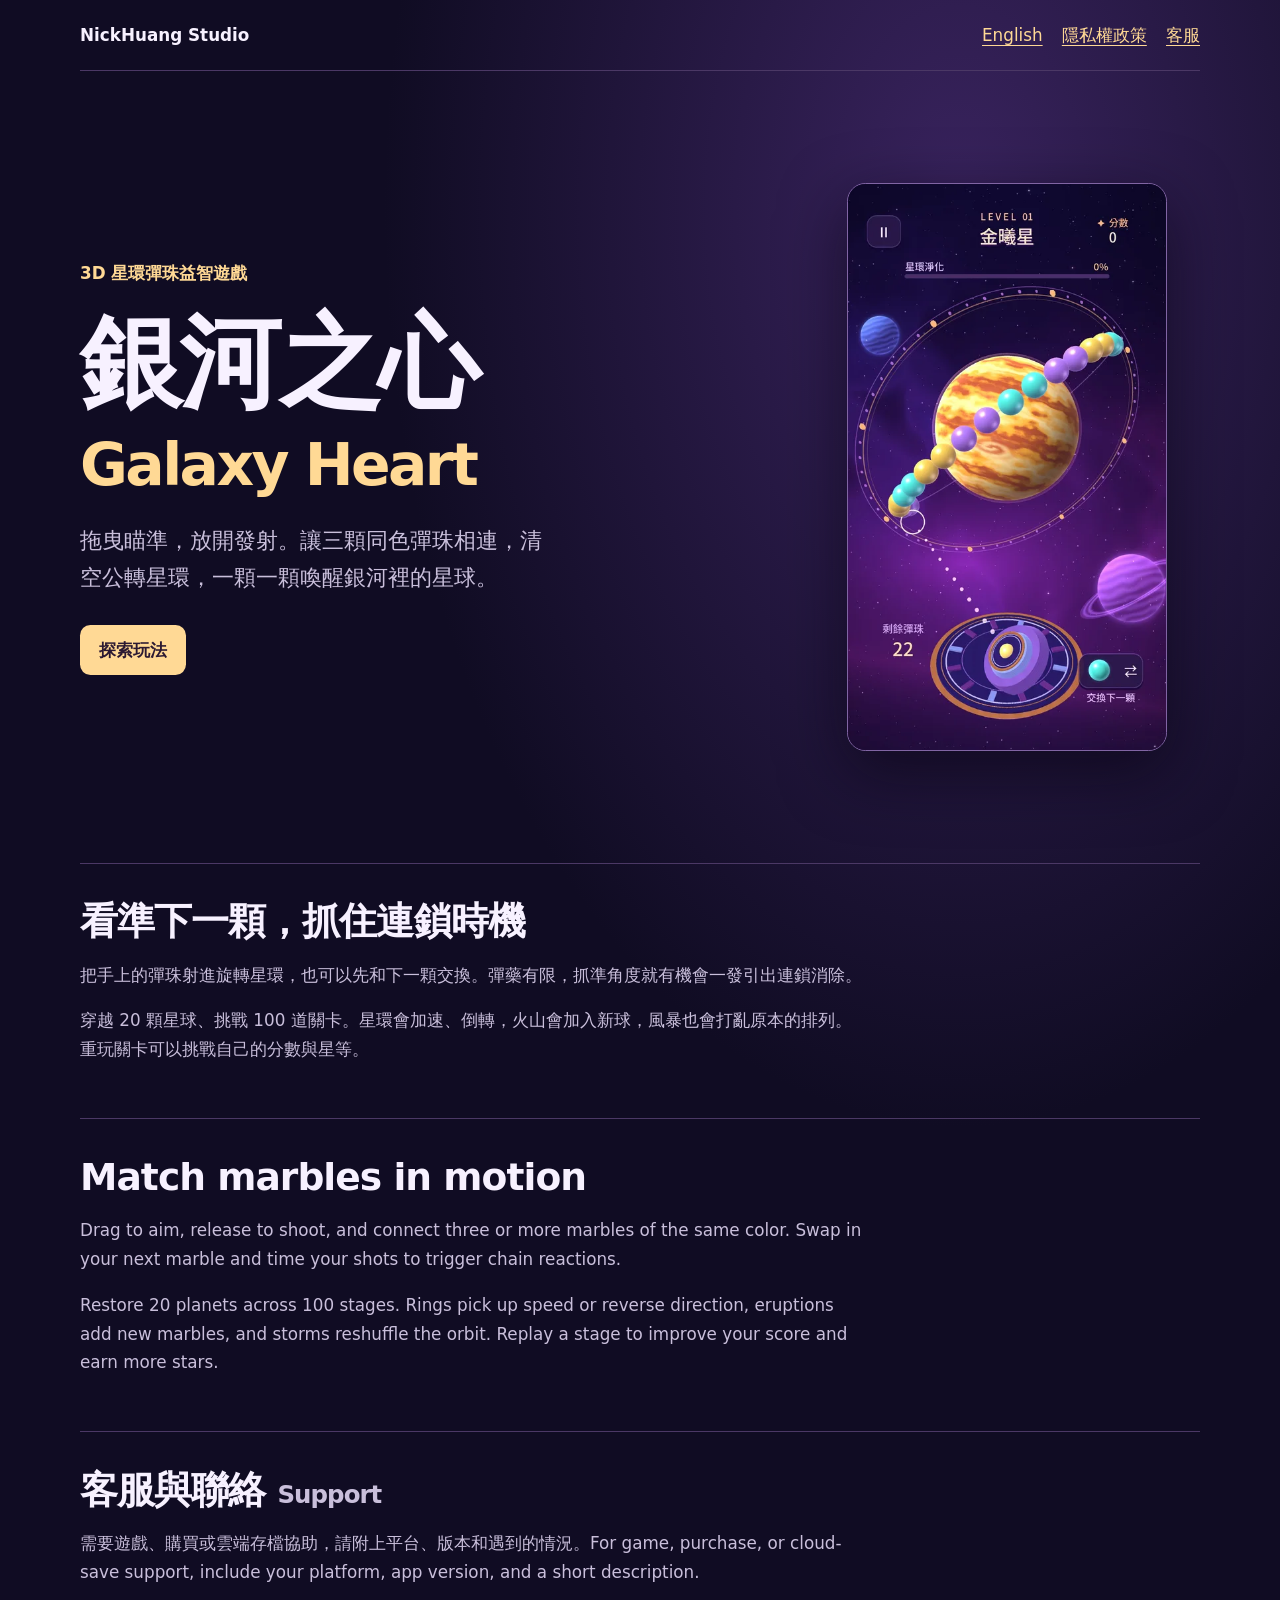
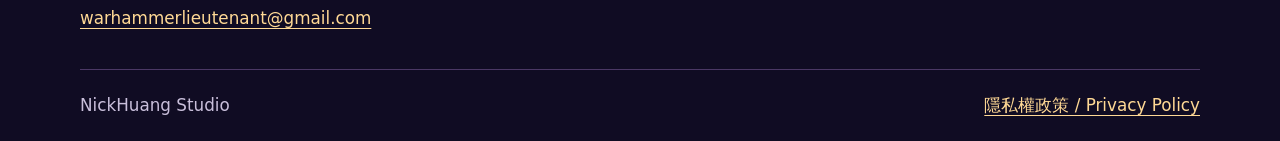
<file: galaxy-heart/index.html>
<!doctype html>
<html lang="zh-Hant">
<head>
<meta charset="utf-8">
<meta name="viewport" content="width=device-width, initial-scale=1">
<title>銀河之心 Galaxy Heart | NickHuang Studio</title>
<meta name="description" content="在公轉的星環上連起三顆同色彈珠，探索 20 顆星球、挑戰 100 道關卡。A 3D marble-matching puzzle across 20 planets.">
<link rel="stylesheet" href="style.css">
</head>
<body>
<header class="shell header"><a class="studio" href="./">NickHuang Studio</a><nav aria-label="站內導覽"><a href="#english" lang="en">English</a><a href="privacy/">隱私權政策</a><a href="#support">客服</a></nav></header>
<main class="shell">
  <section class="hero">
    <div>
      <p class="tag">3D 星環彈珠益智遊戲</p>
      <h1>銀河之心<span lang="en">Galaxy Heart</span></h1>
      <p class="lead">拖曳瞄準，放開發射。讓三顆同色彈珠相連，清空公轉星環，一顆一顆喚醒銀河裡的星球。</p>
      <a class="action" href="#gameplay">探索玩法</a>
    </div>
    <figure class="shot"><img src="gameplay.webp" width="480" height="853" alt="金色星球前的公轉星環，瞄準線從發射台指向彩色彈珠"></figure>
  </section>
  <section class="details" id="gameplay">
    <h2>看準下一顆，抓住連鎖時機</h2>
    <p>把手上的彈珠射進旋轉星環，也可以先和下一顆交換。彈藥有限，抓準角度就有機會一發引出連鎖消除。</p>
    <p>穿越 20 顆星球、挑戰 100 道關卡。星環會加速、倒轉，火山會加入新球，風暴也會打亂原本的排列。重玩關卡可以挑戰自己的分數與星等。</p>
  </section>
  <section class="details" id="english" lang="en">
    <h2>Match marbles in motion</h2>
    <p>Drag to aim, release to shoot, and connect three or more marbles of the same color. Swap in your next marble and time your shots to trigger chain reactions.</p>
    <p>Restore 20 planets across 100 stages. Rings pick up speed or reverse direction, eruptions add new marbles, and storms reshuffle the orbit. Replay a stage to improve your score and earn more stars.</p>
  </section>
  <section class="details" id="support">
    <h2>客服與聯絡 <span lang="en">Support</span></h2>
    <p>需要遊戲、購買或雲端存檔協助，請附上平台、版本和遇到的情況。<span lang="en">For game, purchase, or cloud-save support, include your platform, app version, and a short description.</span></p>
    <a href="mailto:warhammerlieutenant@gmail.com">warhammerlieutenant@gmail.com</a>
  </section>
</main>
<footer class="shell footer"><span>NickHuang Studio</span><a href="privacy/">隱私權政策 / Privacy Policy</a></footer>
</body>
</html>
</file>
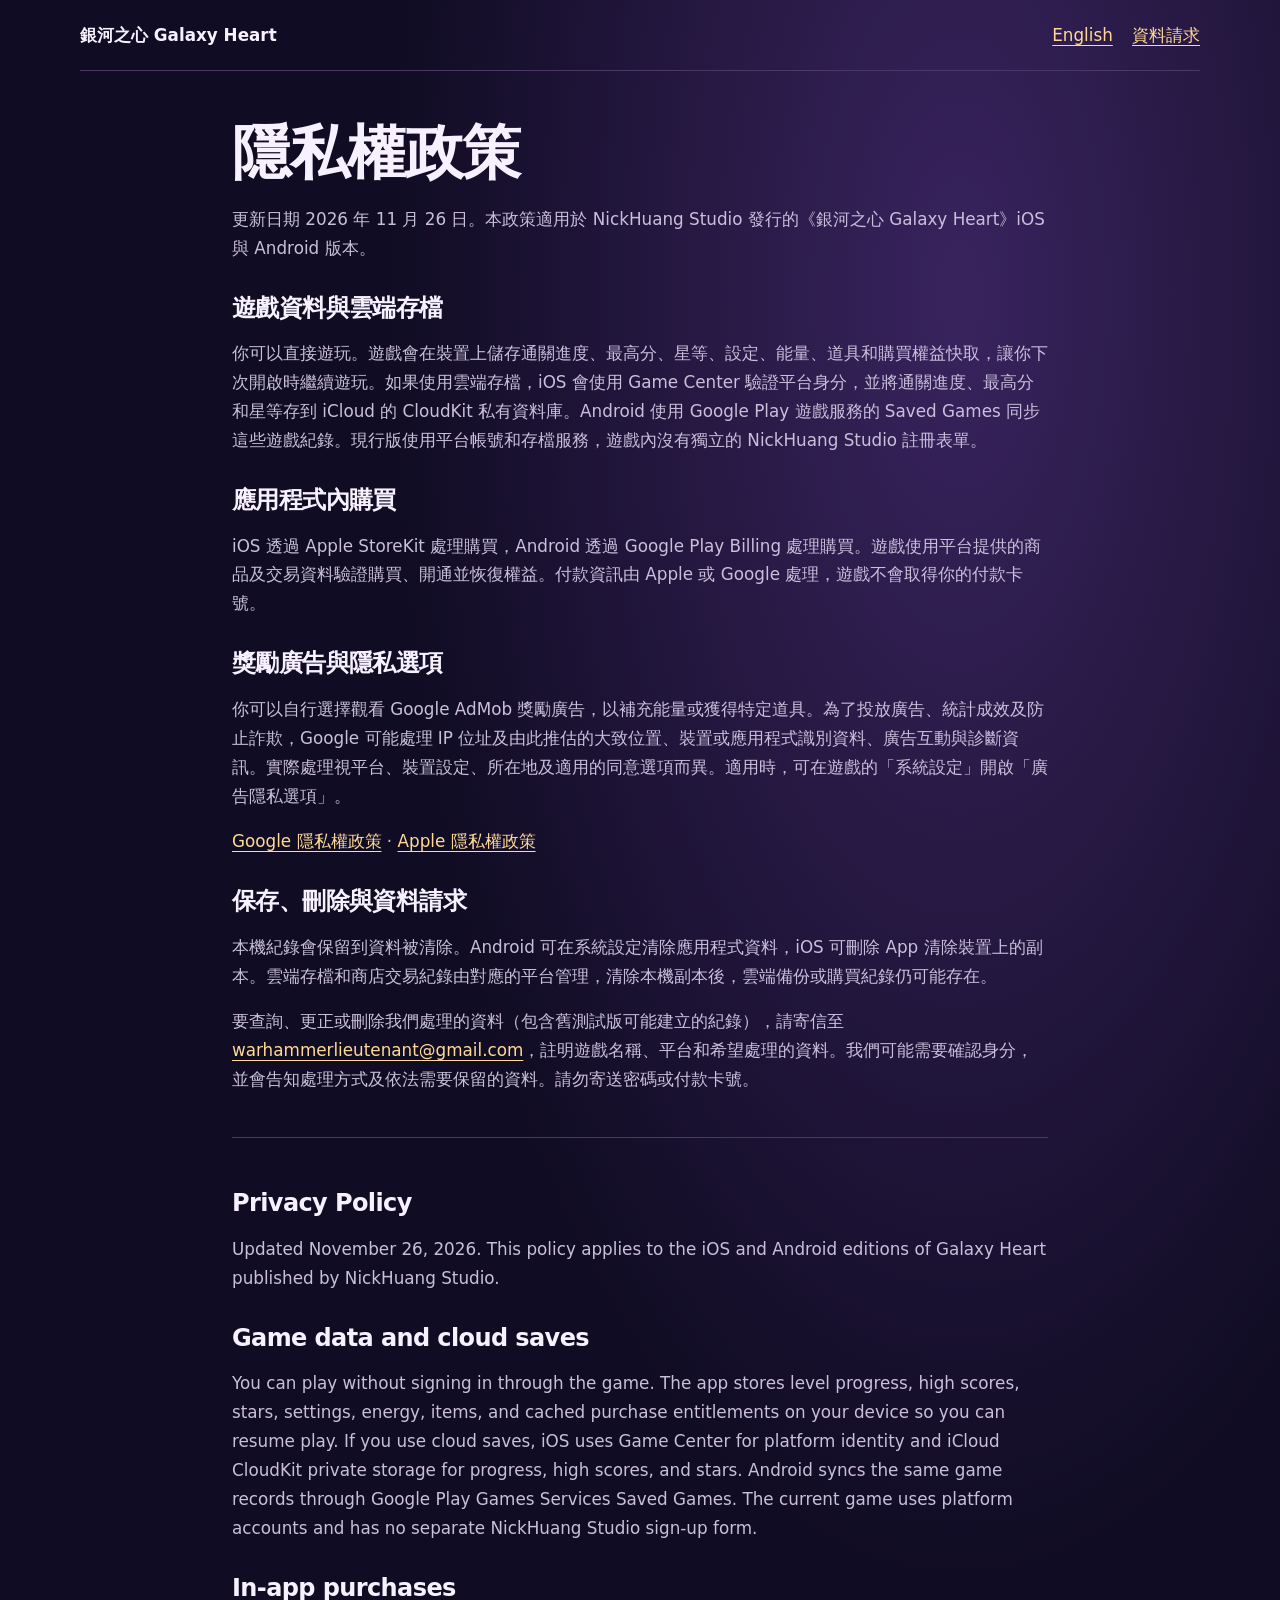
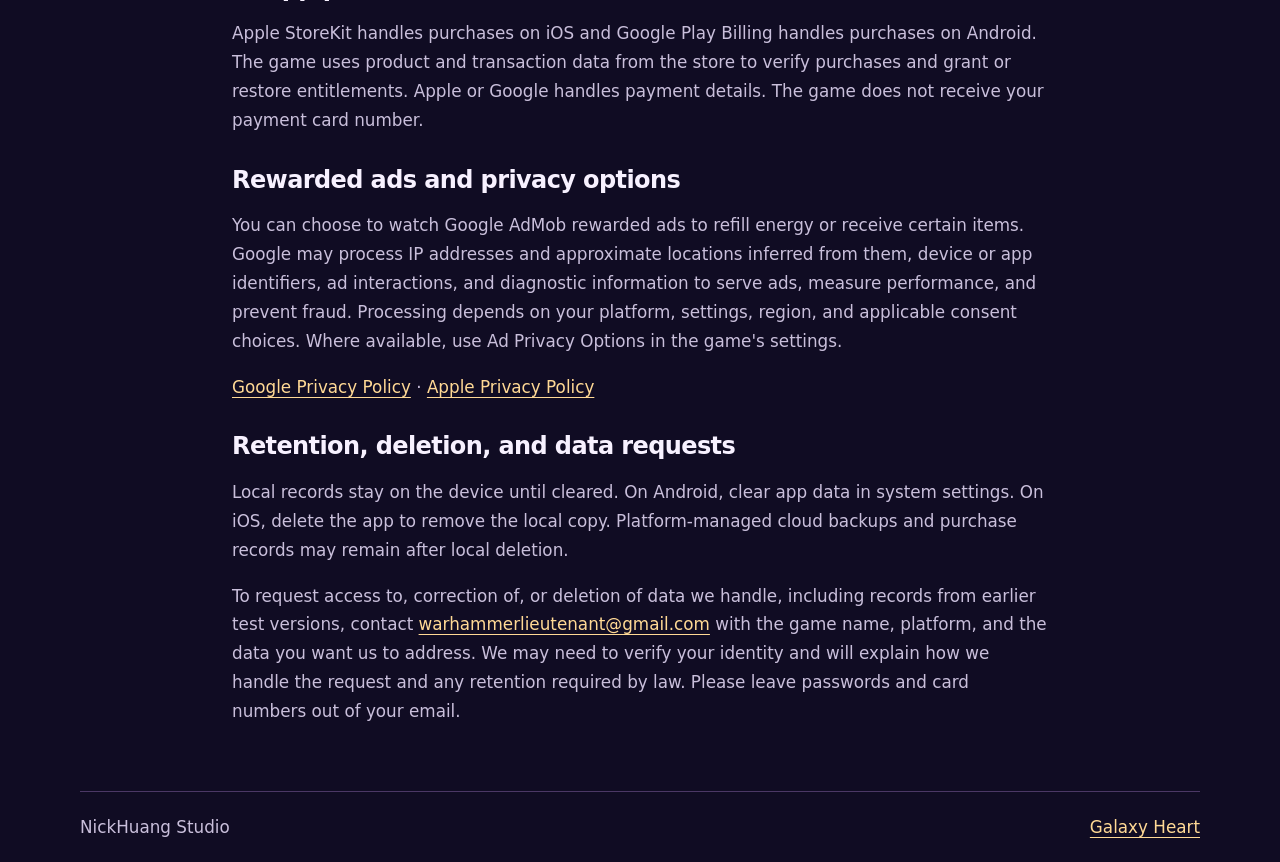
<file: galaxy-heart/privacy/index.html>
<!doctype html>
<html lang="zh-Hant">
<head>
<meta charset="utf-8">
<meta name="viewport" content="width=device-width, initial-scale=1">
<title>銀河之心 Galaxy Heart｜隱私權政策 / Privacy Policy</title>
<link rel="stylesheet" href="../style.css">
</head>
<body>
<header class="shell header"><a class="studio" href="../">銀河之心 Galaxy Heart</a><nav aria-label="站內導覽"><a href="#english" lang="en">English</a><a href="#delete-account">資料請求</a></nav></header>
<main class="shell policy">
<section aria-labelledby="policy-zh">
<h1 id="policy-zh">隱私權政策</h1>
<p>更新日期 <time datetime="2026-11-26">2026 年 11 月 26 日</time>。本政策適用於 NickHuang Studio 發行的《銀河之心 Galaxy Heart》iOS 與 Android 版本。</p>
<h2>遊戲資料與雲端存檔</h2>
<p>你可以直接遊玩。遊戲會在裝置上儲存通關進度、最高分、星等、設定、能量、道具和購買權益快取，讓你下次開啟時繼續遊玩。如果使用雲端存檔，iOS 會使用 Game Center 驗證平台身分，並將通關進度、最高分和星等存到 iCloud 的 CloudKit 私有資料庫。Android 使用 Google Play 遊戲服務的 Saved Games 同步這些遊戲紀錄。現行版使用平台帳號和存檔服務，遊戲內沒有獨立的 NickHuang Studio 註冊表單。</p>
<h2>應用程式內購買</h2>
<p>iOS 透過 Apple StoreKit 處理購買，Android 透過 Google Play Billing 處理購買。遊戲使用平台提供的商品及交易資料驗證購買、開通並恢復權益。付款資訊由 Apple 或 Google 處理，遊戲不會取得你的付款卡號。</p>
<h2>獎勵廣告與隱私選項</h2>
<p>你可以自行選擇觀看 Google AdMob 獎勵廣告，以補充能量或獲得特定道具。為了投放廣告、統計成效及防止詐欺，Google 可能處理 IP 位址及由此推估的大致位置、裝置或應用程式識別資料、廣告互動與診斷資訊。實際處理視平台、裝置設定、所在地及適用的同意選項而異。適用時，可在遊戲的「系統設定」開啟「廣告隱私選項」。</p>
<p><a href="https://policies.google.com/privacy?hl=zh-TW">Google 隱私權政策</a> · <a href="https://www.apple.com/tw/legal/privacy/">Apple 隱私權政策</a></p>
<h2 id="delete-account">保存、刪除與資料請求</h2>
<p>本機紀錄會保留到資料被清除。Android 可在系統設定清除應用程式資料，iOS 可刪除 App 清除裝置上的副本。雲端存檔和商店交易紀錄由對應的平台管理，清除本機副本後，雲端備份或購買紀錄仍可能存在。</p>
<p>要查詢、更正或刪除我們處理的資料（包含舊測試版可能建立的紀錄），請寄信至 <a href="mailto:warhammerlieutenant@gmail.com">warhammerlieutenant@gmail.com</a>，註明遊戲名稱、平台和希望處理的資料。我們可能需要確認身分，並會告知處理方式及依法需要保留的資料。請勿寄送密碼或付款卡號。</p>
</section>
<section id="english" lang="en" aria-labelledby="policy-en">
<h2 id="policy-en">Privacy Policy</h2>
<p>Updated <time datetime="2026-11-26">November 26, 2026</time>. This policy applies to the iOS and Android editions of Galaxy Heart published by NickHuang Studio.</p>
<h2>Game data and cloud saves</h2>
<p>You can play without signing in through the game. The app stores level progress, high scores, stars, settings, energy, items, and cached purchase entitlements on your device so you can resume play. If you use cloud saves, iOS uses Game Center for platform identity and iCloud CloudKit private storage for progress, high scores, and stars. Android syncs the same game records through Google Play Games Services Saved Games. The current game uses platform accounts and has no separate NickHuang Studio sign-up form.</p>
<h2>In-app purchases</h2>
<p>Apple StoreKit handles purchases on iOS and Google Play Billing handles purchases on Android. The game uses product and transaction data from the store to verify purchases and grant or restore entitlements. Apple or Google handles payment details. The game does not receive your payment card number.</p>
<h2>Rewarded ads and privacy options</h2>
<p>You can choose to watch Google AdMob rewarded ads to refill energy or receive certain items. Google may process IP addresses and approximate locations inferred from them, device or app identifiers, ad interactions, and diagnostic information to serve ads, measure performance, and prevent fraud. Processing depends on your platform, settings, region, and applicable consent choices. Where available, use Ad Privacy Options in the game's settings.</p>
<p><a href="https://policies.google.com/privacy?hl=en">Google Privacy Policy</a> · <a href="https://www.apple.com/legal/privacy/">Apple Privacy Policy</a></p>
<h2>Retention, deletion, and data requests</h2>
<p>Local records stay on the device until cleared. On Android, clear app data in system settings. On iOS, delete the app to remove the local copy. Platform-managed cloud backups and purchase records may remain after local deletion.</p>
<p>To request access to, correction of, or deletion of data we handle, including records from earlier test versions, contact <a href="mailto:warhammerlieutenant@gmail.com">warhammerlieutenant@gmail.com</a> with the game name, platform, and the data you want us to address. We may need to verify your identity and will explain how we handle the request and any retention required by law. Please leave passwords and card numbers out of your email.</p>
</section>
</main>
<footer class="shell footer"><span>NickHuang Studio</span><a href="../">Galaxy Heart</a></footer>
</body>
</html>
</file>
<file: galaxy-heart/style.css>
:root{color-scheme:dark;--ink:#f7f1ff;--muted:#c9bfdb;--gold:#ffd995;--line:#4b3865;--space:#100c23}
*{box-sizing:border-box}
html{scroll-behavior:smooth}
body{margin:0;background:radial-gradient(ellipse at 75% 12%,#39235e 0,transparent 36rem),var(--space);color:var(--ink);font:1.05rem/1.72 system-ui,sans-serif}
a{color:var(--gold);text-underline-offset:.23em}
a:focus-visible{outline:3px solid var(--gold);outline-offset:5px}
.shell{width:min(70rem,100% - 2.75rem);margin-inline:auto}
.header,.footer{display:flex;justify-content:space-between;align-items:center;gap:1rem;flex-wrap:wrap;padding-block:1.3rem;border-bottom:1px solid var(--line)}
.header nav{display:flex;gap:1.2rem;flex-wrap:wrap}
.studio{font-weight:700;color:var(--ink);text-decoration:none}
.hero{display:grid;grid-template-columns:1.25fr .75fr;align-items:center;gap:clamp(2rem,7vw,6rem);padding-block:clamp(3rem,9vw,7rem)}
.tag{color:var(--gold);font-weight:650;margin:0 0 1rem}
h1,h2{line-height:1.16;letter-spacing:-.025em}
h1{margin:0;font-size:clamp(2.8rem,8vw,6.7rem)}
h1 span{display:block;margin-top:.55rem;color:var(--gold);font-size:.57em}
h2{font-size:clamp(1.55rem,4vw,2.35rem);margin:0 0 1rem}
h2 span{color:var(--muted);font-size:.65em}
.lead{font-size:clamp(1.1rem,2vw,1.36rem);color:var(--muted);max-width:30rem;margin:1.4rem 0 1.8rem}
.action{display:inline-block;padding:.64rem 1.2rem;border-radius:.65rem;background:var(--gold);color:#2b1932;font-weight:750;text-decoration:none}
.shot{margin:0;justify-self:center;width:min(100%,20rem)}
.shot img{display:block;width:100%;height:auto;border:1px solid #8165a4;border-radius:1.15rem;box-shadow:0 1.3rem 4rem #090514a8}
.details{padding:2.3rem 0;border-top:1px solid var(--line)}
.details p{color:var(--muted);max-width:49rem}
.footer{border-top:1px solid var(--line);border-bottom:0;color:var(--muted)}
.policy{width:min(51rem,100% - 2.75rem);padding-block:3rem}
.policy h1{font-size:clamp(2.2rem,5vw,3.7rem)}
.policy h2{font-size:1.5rem;margin-top:2rem}
.policy p,.policy li{color:var(--muted)}
.policy section+section{border-top:1px solid var(--line);margin-top:2.7rem;padding-top:1.25rem}
@media(max-width:41rem){.hero{grid-template-columns:1fr;gap:2rem}.shot{width:min(72%,18rem)}.header nav{gap:.85rem}}
</file>
